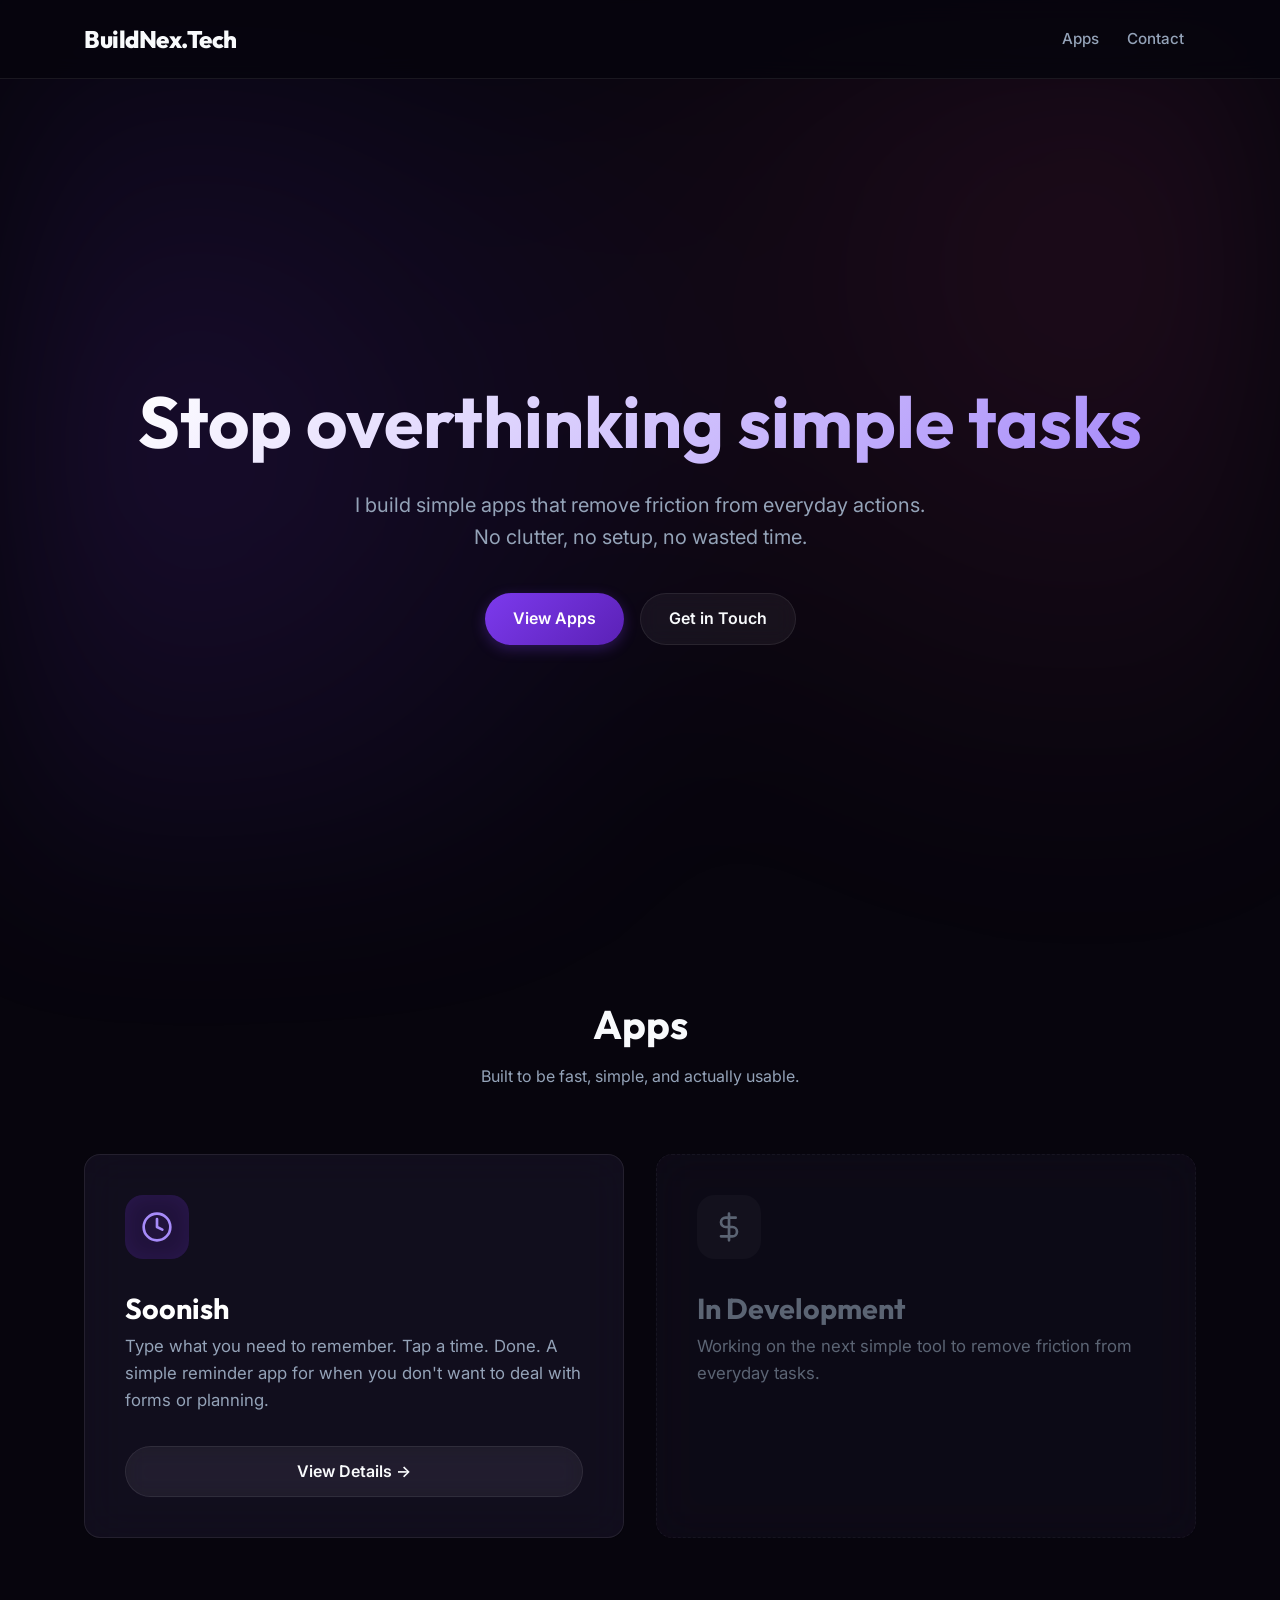
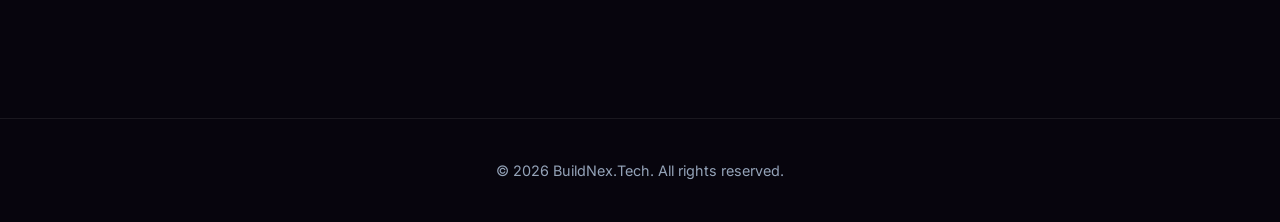
<file: index.html>
<!DOCTYPE html>
<html lang="en">

<head>
    <meta charset="UTF-8">
    <meta name="viewport" content="width=device-width, initial-scale=1.0">
    <meta name="description" content="BuildNex.Tech - Simple, fast apps that remove friction from everyday tasks.">
    <title>BuildNex.Tech | Simple Apps That Just Work</title>
    <link rel="stylesheet" href="styles.css">
</head>

<body>
    <div class="bg-gradient-spots"></div>

    <nav class="navbar">
        <div class="container">
            <a href="/" class="logo">BuildNex.Tech</a>
            <!-- Hamburger button (mobile only) -->
            <button class="nav-toggle" aria-label="Toggle navigation" aria-expanded="false">
                <span></span>
                <span></span>
                <span></span>
            </button>
            <div class="nav-links">
                <a href="#apps">Apps</a>
                <a href="mailto:info@buildnex.tech">Contact</a>
            </div>
        </div>
    </nav>

    <section class="hero">
        <div class="container flex-col items-center" style="text-align: center;">
            <div class="reveal">
                <h1 class="font-display text-gradient" style="margin-bottom: 1.5rem; margin-top: 4rem;">
                    Stop overthinking simple tasks
                </h1>
                <p>
                    I build simple apps that remove friction from everyday actions.
                    No clutter, no setup, no wasted time.
                </p>
                <div class="flex gap-4 justify-center">
                    <a href="#apps" class="btn btn-primary">View Apps</a>
                    <a href="mailto:info@buildnex.tech" class="btn btn-secondary">Get in Touch</a>
                </div>
            </div>
        </div>
    </section>

    <section id="apps" class="section">
        <div class="container">
            <div class="reveal" style="text-align: center; margin-bottom: 4rem;">
                <h2 class="font-display">Apps</h2>
                <p style="color: var(--text-muted); margin-top: 1rem;">
                    Built to be fast, simple, and actually usable.
                </p>
            </div>

            <div style="display: grid; grid-template-columns: repeat(auto-fit, minmax(300px, 1fr)); gap: 2rem;">

                <!-- Soonish App Card -->
                <div class="card reveal delay-100 flex-col" style="min-height: 380px;">
                    <div style="background: rgba(124, 58, 237, 0.15); width: 64px; height: 64px; border-radius: 18px; margin-bottom: 2rem; display: flex; align-items: center; justify-content: center; box-shadow: inset 0 0 20px rgba(124, 58, 237, 0.1);">
                        <svg width="32" height="32" viewBox="0 0 24 24" fill="none" stroke="var(--primary-light)"
                            stroke-width="2" stroke-linecap="round" stroke-linejoin="round">
                            <circle cx="12" cy="12" r="10"></circle>
                            <polyline points="12 6 12 12 16 14"></polyline>
                        </svg>
                    </div>

                    <h3 style="margin-bottom: 0.5rem; color: #fff;">Soonish</h3>

                    <p style="color: var(--text-muted); margin-bottom: 2rem; flex-grow: 1; font-size: 1.05rem;">
                        Type what you need to remember. Tap a time. Done.
                        A simple reminder app for when you don't want to deal with forms or planning.
                    </p>

                    <a href="soonish.html" class="btn btn-secondary" style="width: 100%;">
                        View Details →
                    </a>
                </div>

                <!-- Future App Card -->
                <div class="card reveal delay-200 flex-col"
                    style="opacity: 0.6; border-style: dashed; min-height: 380px;">
                    <div style="background: rgba(255, 255, 255, 0.05); width: 64px; height: 64px; border-radius: 18px; margin-bottom: 2rem; display: flex; align-items: center; justify-content: center;">
                        <svg width="32" height="32" viewBox="0 0 24 24" fill="none" stroke="var(--text-muted)"
                            stroke-width="2" stroke-linecap="round" stroke-linejoin="round">
                            <path d="M12 2v20M17 5H9.5a3.5 3.5 0 0 0 0 7h5a3.5 3.5 0 0 1 0 7H6"></path>
                        </svg>
                    </div>

                    <h3 style="margin-bottom: 0.5rem; color: var(--text-muted);">In Development</h3>

                    <p style="color: var(--text-muted); margin-bottom: 2rem; flex-grow: 1; font-size: 1.05rem;">
                        Working on the next simple tool to remove friction from everyday tasks.
                    </p>
                </div>

            </div>
        </div>
    </section>

    <footer>
        <div class="container">
            <p>&copy; 2026 BuildNex.Tech. All rights reserved.</p>
        </div>
    </footer>

    <script src="script.js"></script>
</body>

</html>
</file>
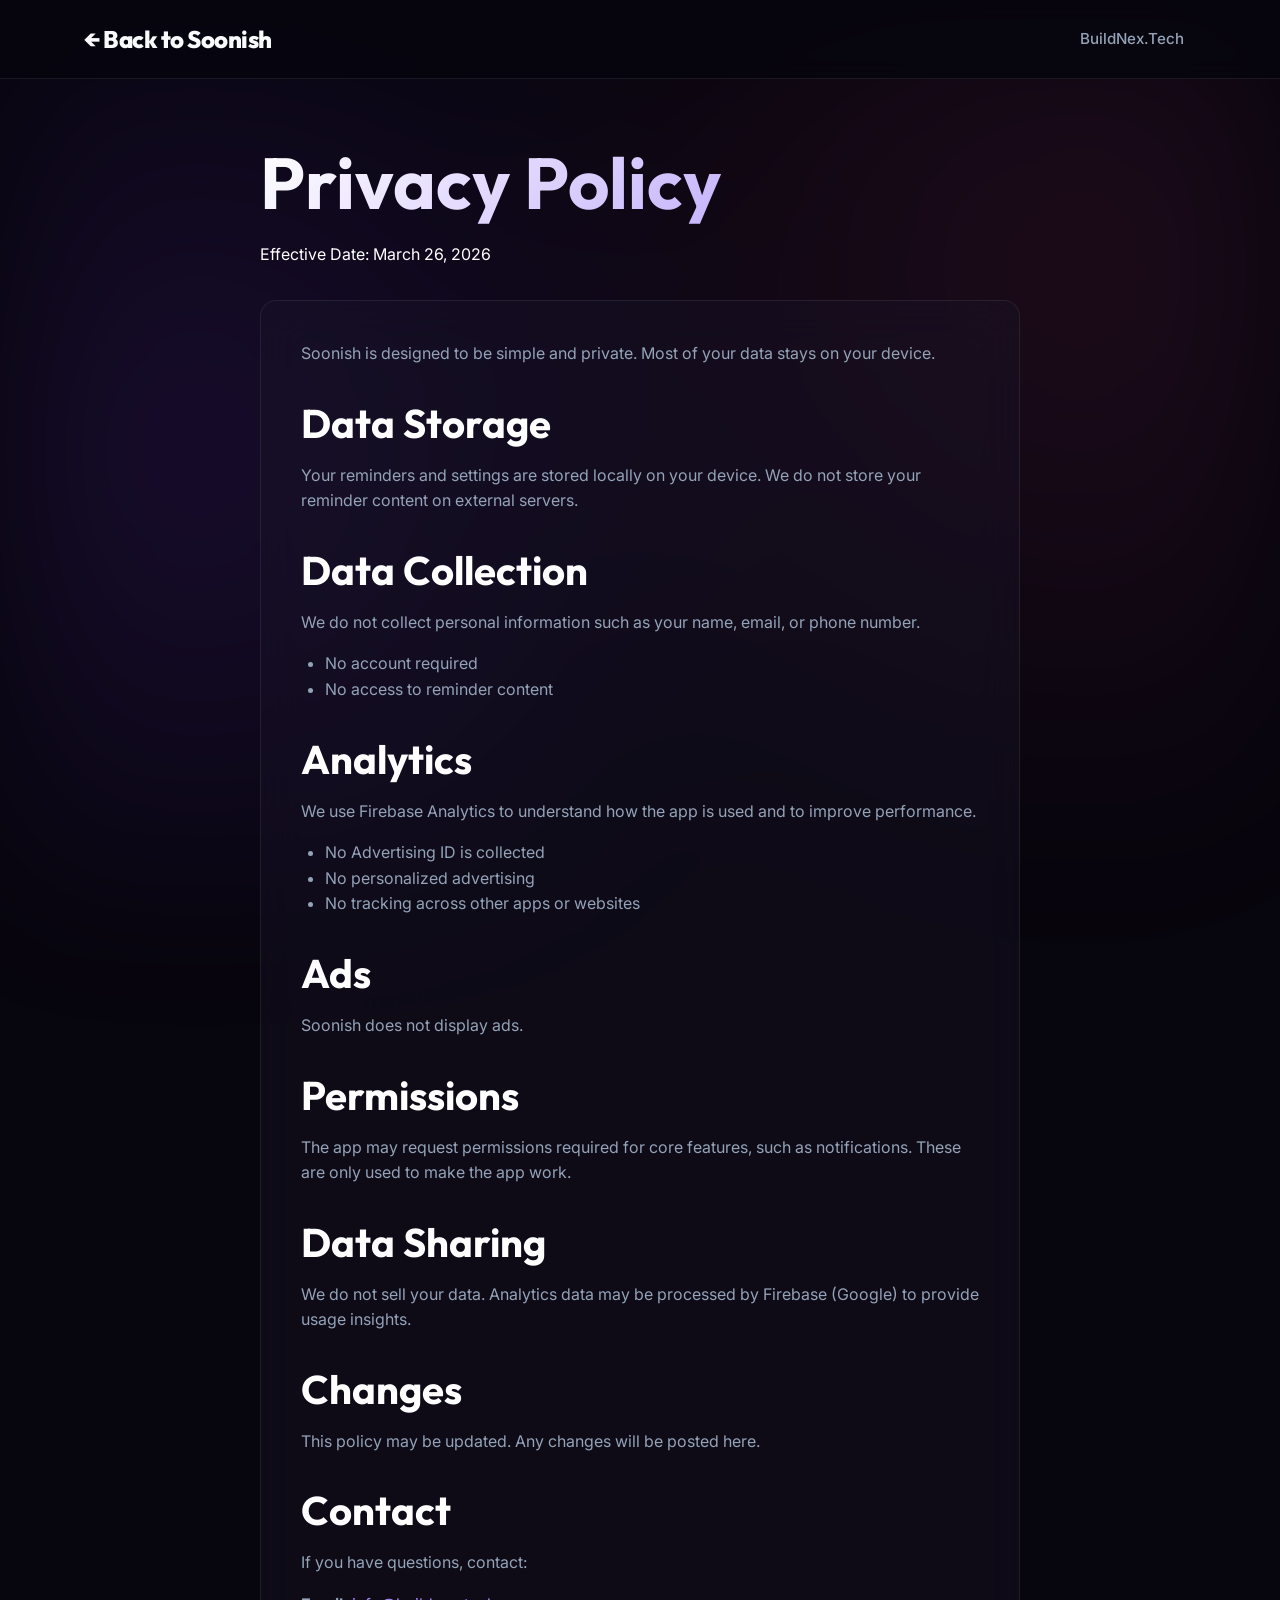
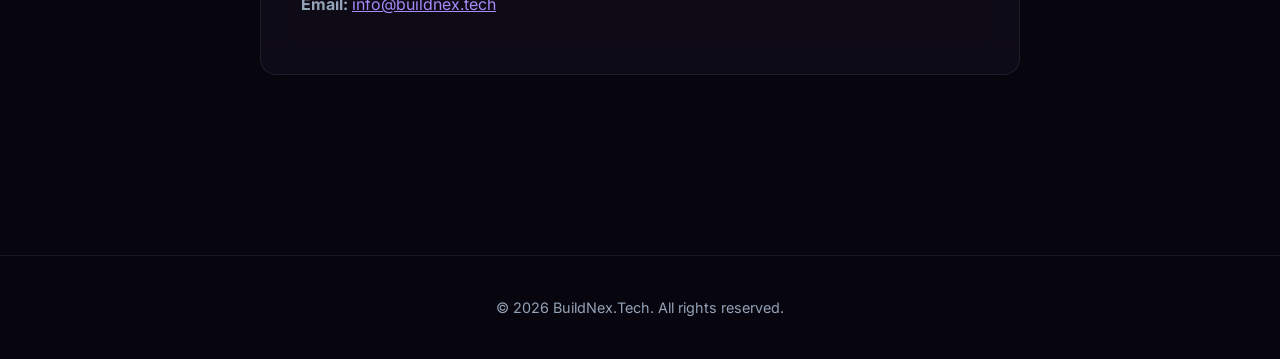
<file: soonish-privacy.html>
<!DOCTYPE html>
<html lang="en">

<head>
    <meta charset="UTF-8">
    <meta name="viewport" content="width=device-width, initial-scale=1.0">
    <meta name="description" content="Privacy Policy for Soonish App.">
    <title>Privacy Policy - Soonish</title>
    <link rel="stylesheet" href="styles.css">
</head>

<body>
    <div class="bg-gradient-spots"></div>

    <nav class="navbar">
        <div class="container">
            <a href="soonish.html" class="logo">← Back to Soonish</a>
            <button class="nav-toggle" aria-label="Toggle navigation" aria-expanded="false">
                <span></span>
                <span></span>
                <span></span>
            </button>
            <div class="nav-links">
                <a href="index.html">BuildNex.Tech</a>
            </div>
        </div>
    </nav>

    <section class="section" style="padding-top: 140px;">
        <div class="container privacy-content">
            <div class="reveal">
                <h1 class="font-display text-gradient" style="margin-bottom: 1rem;">Privacy Policy</h1>

                <p style="color: #fff;">Effective Date: March 26, 2026</p>

                <div class="card" style="margin-top: 2rem; padding: 40px; background: rgba(25, 20, 40, 0.4);">

                    <p>
                        Soonish is designed to be simple and private. Most of your data stays on your device.
                    </p>

                    <h2>Data Storage</h2>
                    <p>
                        Your reminders and settings are stored locally on your device. We do not store your reminder
                        content on external servers.
                    </p>

                    <h2>Data Collection</h2>
                    <p>
                        We do not collect personal information such as your name, email, or phone number.
                    </p>
                    <ul>
                        <li>No account required</li>
                        <li>No access to reminder content</li>
                    </ul>

                    <h2>Analytics</h2>
                    <p>
                        We use Firebase Analytics to understand how the app is used and to improve performance.
                    </p>
                    <ul>
                        <li>No Advertising ID is collected</li>
                        <li>No personalized advertising</li>
                        <li>No tracking across other apps or websites</li>
                    </ul>

                    <h2>Ads</h2>
                    <p>Soonish does not display ads.</p>

                    <h2>Permissions</h2>
                    <p>
                        The app may request permissions required for core features, such as notifications. These are
                        only used to make the app work.
                    </p>

                    <h2>Data Sharing</h2>
                    <p>
                        We do not sell your data. Analytics data may be processed by Firebase (Google) to provide usage
                        insights.
                    </p>

                    <h2>Changes</h2>
                    <p>This policy may be updated. Any changes will be posted here.</p>

                    <h2>Contact</h2>
                    <p>If you have questions, contact:</p>
                    <p>
                        <strong>Email:</strong>
                        <a href="mailto:info@buildnex.tech" style="color: var(--primary-light);">
                            info@buildnex.tech
                        </a>
                    </p>

                </div>
            </div>
        </div>
    </section>

    <footer>
        <div class="container">
            <p>&copy; 2026 BuildNex.Tech. All rights reserved.</p>
        </div>
    </footer>

    <script src="script.js"></script>
</body>

</html>
</file>
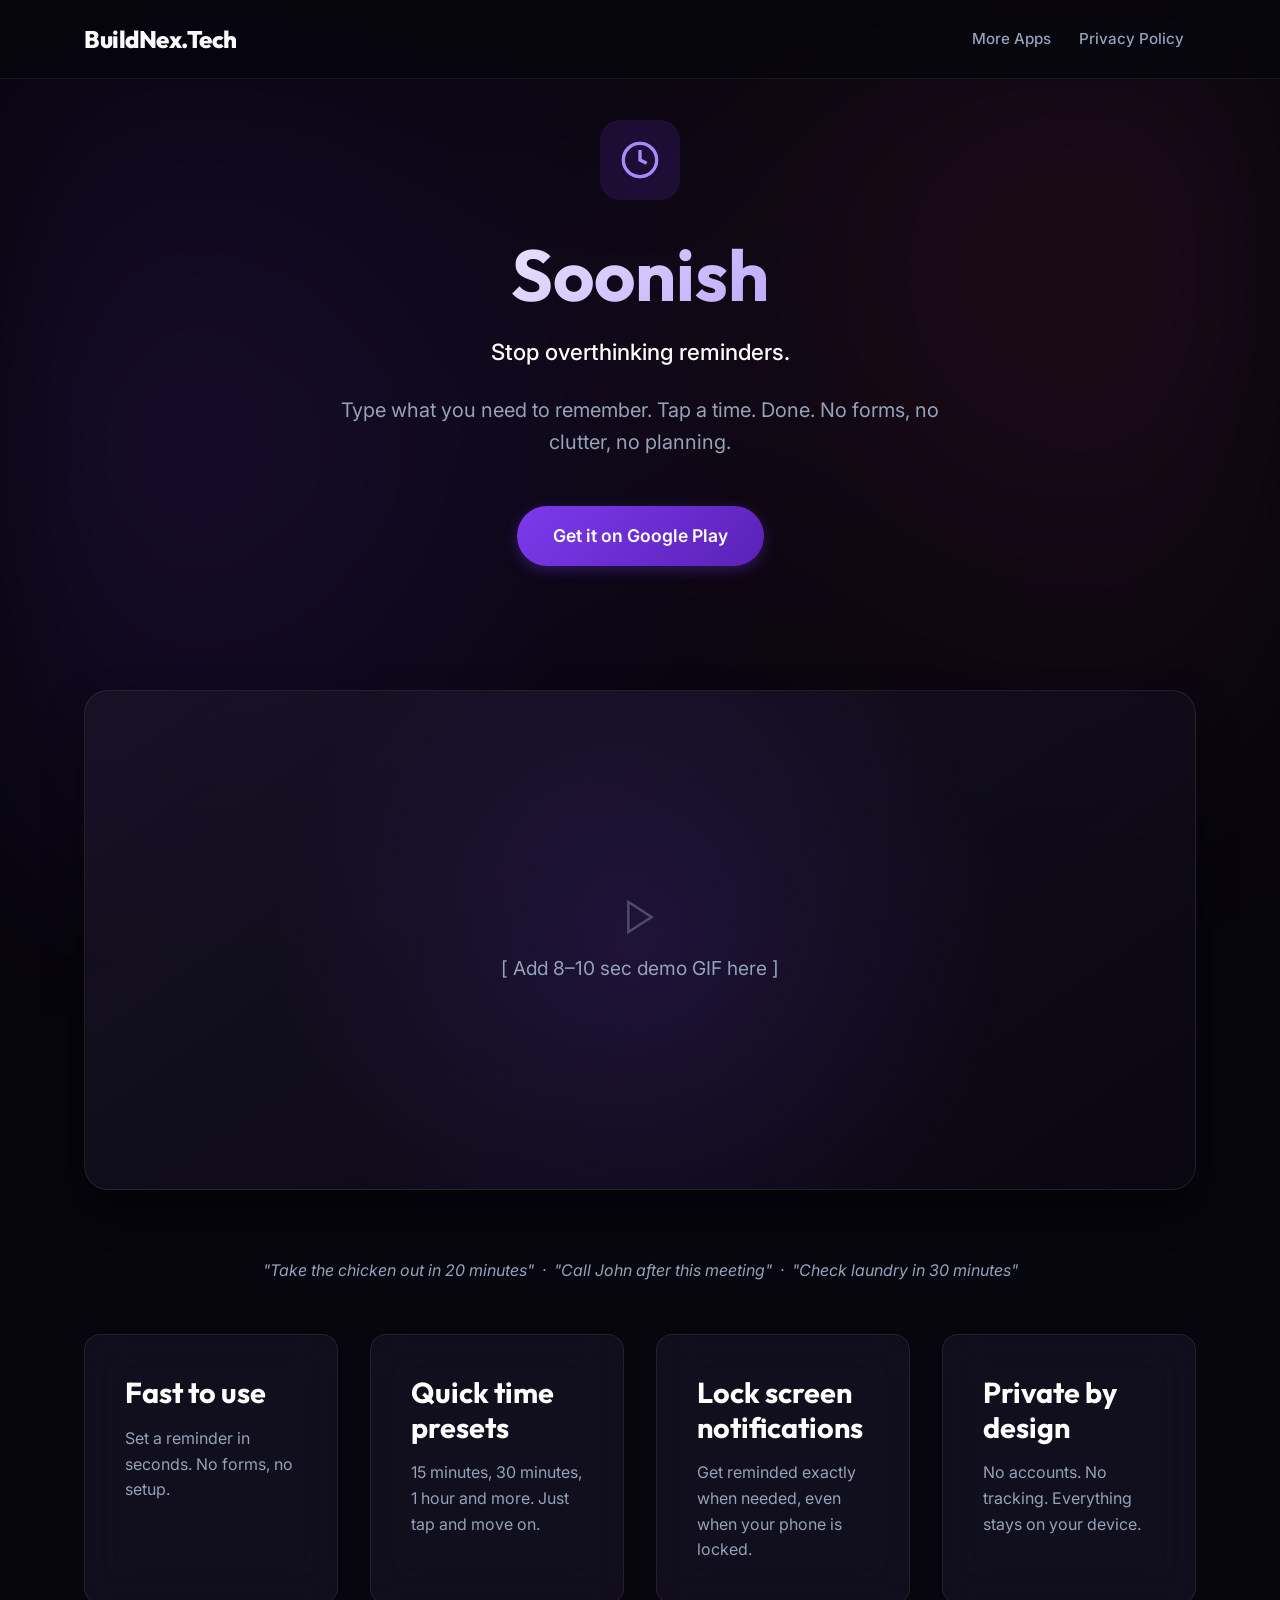
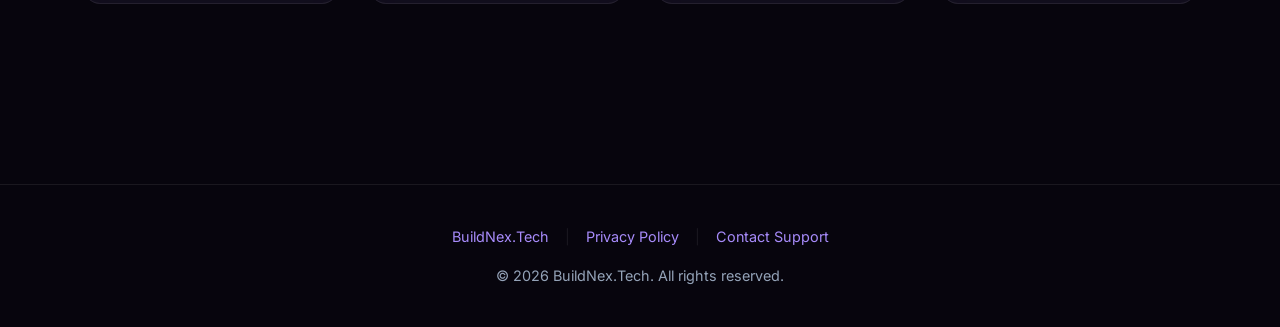
<file: soonish.html>
<!DOCTYPE html>
<html lang="en">

<head>
    <meta charset="UTF-8">
    <meta name="viewport" content="width=device-width, initial-scale=1.0">
    <meta name="description" content="Soonish - Simple reminders without the friction. Type it, tap a time, done.">
    <title>Soonish | By BuildNex.Tech</title>
    <link rel="stylesheet" href="styles.css">
</head>

<body>
    <div class="bg-gradient-spots"></div>

    <nav class="navbar">
        <div class="container">
            <a href="index.html" class="logo">BuildNex.Tech</a>
            <!-- Hamburger button (mobile only) -->
            <button class="nav-toggle" aria-label="Toggle navigation" aria-expanded="false">
                <span></span>
                <span></span>
                <span></span>
            </button>
            <div class="nav-links">
                <a href="index.html#apps">More Apps</a>
                <a href="soonish-privacy.html">Privacy Policy</a>
            </div>
        </div>
    </nav>

    <section class="hero" style="min-height: auto; padding-bottom: 40px;">
        <div class="container flex-col items-center" style="text-align: center;">
            <div class="reveal">
                <div style="background: rgba(124, 58, 237, 0.15); width: 80px; height: 80px; border-radius: 20px; margin: 0 auto 2rem; display: flex; align-items: center; justify-content: center;">
                    <svg width="40" height="40" viewBox="0 0 24 24" fill="none" stroke="var(--primary-light)"
                        stroke-width="2">
                        <circle cx="12" cy="12" r="10"></circle>
                        <polyline points="12 6 12 12 16 14"></polyline>
                    </svg>
                </div>

                <h1 class="font-display text-gradient" style="margin-bottom: 1rem;">Soonish</h1>

                <p style="font-size: clamp(1.1rem, 3vw, 1.4rem); color: #fff; max-width: 800px; margin: 0 auto 1.5rem; font-weight: 500;">
                    Stop overthinking reminders.
                </p>

                <p style="margin: 0 auto 3rem; max-width: 600px;">
                    Type what you need to remember. Tap a time. Done.
                    No forms, no clutter, no planning.
                </p>

                <a href="#" class="btn btn-primary" style="font-size: 1.1rem; padding: 16px 36px;">
                    Get it on Google Play
                </a>
            </div>
        </div>
    </section>

    <section class="section" style="padding-top: 20px;">
        <div class="container">

            <div class="reveal delay-100">
                <div class="demo-placeholder">
                    <div class="demo-text">
                        <svg width="40" height="40" viewBox="0 0 24 24" fill="none" stroke="currentColor" stroke-width="1.5" opacity="0.4">
                            <polygon points="5 3 19 12 5 21 5 3"></polygon>
                        </svg>
                        <span>[ Add 8–10 sec demo GIF here ]</span>
                    </div>
                </div>
            </div>

            <!-- Real-life examples -->
            <div class="reveal delay-150" style="text-align: center; margin-top: 2rem;">
                <p style="color: var(--text-muted); font-style: italic; line-height: 2;">
                    "Take the chicken out in 20 minutes" &nbsp;·&nbsp;
                    "Call John after this meeting" &nbsp;·&nbsp;
                    "Check laundry in 30 minutes"
                </p>
            </div>

            <div class="feature-grid">

                <div class="card reveal delay-200">
                    <h3 style="margin-bottom: 1rem; color: #fff;">Fast to use</h3>
                    <p style="color: var(--text-muted);">
                        Set a reminder in seconds. No forms, no setup.
                    </p>
                </div>

                <div class="card reveal delay-300">
                    <h3 style="margin-bottom: 1rem; color: #fff;">Quick time presets</h3>
                    <p style="color: var(--text-muted);">
                        15 minutes, 30 minutes, 1 hour and more. Just tap and move on.
                    </p>
                </div>

                <div class="card reveal delay-400">
                    <h3 style="margin-bottom: 1rem; color: #fff;">Lock screen notifications</h3>
                    <p style="color: var(--text-muted);">
                        Get reminded exactly when needed, even when your phone is locked.
                    </p>
                </div>

                <div class="card reveal delay-500">
                    <h3 style="margin-bottom: 1rem; color: #fff;">Private by design</h3>
                    <p style="color: var(--text-muted);">
                        No accounts. No tracking. Everything stays on your device.
                    </p>
                </div>

            </div>
        </div>
    </section>

    <footer>
        <div class="container">
            <div class="flex flex-col items-center gap-4">
                <div class="flex gap-4" style="flex-wrap: wrap; justify-content: center;">
                    <a href="index.html">BuildNex.Tech</a>
                    <span style="color: var(--border-color);">|</span>
                    <a href="soonish-privacy.html">Privacy Policy</a>
                    <span style="color: var(--border-color);">|</span>
                    <a href="mailto:info@buildnex.tech">Contact Support</a>
                </div>
                <p>&copy; 2026 BuildNex.Tech. All rights reserved.</p>
            </div>
        </div>
    </footer>

    <script src="script.js"></script>
</body>

</html>
</file>
<file: styles.css>
@import url('https://fonts.googleapis.com/css2?family=Inter:wght@300;400;500;600&family=Outfit:wght@400;500;700;800&display=swap');

:root {
  --bg-color: #07050d;
  --surface-main: #130f1e;
  --surface-hover: #1e182e;
  --surface-card: rgba(25, 20, 40, 0.6);
  --primary: #7c3aed;
  --primary-light: #a78bfa;
  --secondary: #ec4899;
  --text-main: #f8fafc;
  --text-muted: #94a3b8;
  --border-color: rgba(255, 255, 255, 0.08);
  --border-glow: rgba(124, 58, 237, 0.3);

  --font-sans: 'Inter', sans-serif;
  --font-display: 'Outfit', sans-serif;

  --transition-fast: 0.2s ease;
  --transition-normal: 0.3s cubic-bezier(0.4, 0, 0.2, 1);
  --border-radius: 16px;
}

/* ========================
   Reset & Base
======================== */
*, *::before, *::after {
  margin: 0;
  padding: 0;
  box-sizing: border-box;
}

html {
  scroll-behavior: smooth;
  /* Prevent font size inflation on mobile */
  -webkit-text-size-adjust: 100%;
}

body {
  font-family: var(--font-sans);
  background-color: var(--bg-color);
  color: var(--text-main);
  line-height: 1.6;
  overflow-x: hidden;
  -webkit-font-smoothing: antialiased;
}

/* ========================
   Background Gradient
======================== */
.bg-gradient-spots {
  position: fixed;
  top: 0;
  left: 0;
  width: 100vw;
  height: 100vh;
  z-index: -1;
  pointer-events: none;
  background:
    radial-gradient(circle at 15% 50%, rgba(124, 58, 237, 0.15) 0%, transparent 50%),
    radial-gradient(circle at 85% 30%, rgba(236, 72, 153, 0.1) 0%, transparent 50%);
  filter: blur(80px);
}

/* ========================
   Typography
======================== */
h1, h2, h3, h4,
.font-display {
  font-family: var(--font-display);
  font-weight: 700;
  line-height: 1.2;
}

/* Fluid type scale — no duplicate overrides needed later */
h1 { font-size: clamp(2.2rem, 6vw, 4.5rem); }
h2 { font-size: clamp(1.6rem, 3.5vw, 2.5rem); }
h3 { font-size: clamp(1.2rem, 2.5vw, 1.8rem); }

.text-gradient {
  background: linear-gradient(135deg, #fff 0%, #a78bfa 100%);
  -webkit-background-clip: text;
  -webkit-text-fill-color: transparent;
  background-clip: text;
}

.text-gradient-alt {
  background: linear-gradient(135deg, #a78bfa 0%, #ec4899 100%);
  -webkit-background-clip: text;
  -webkit-text-fill-color: transparent;
  background-clip: text;
}

/* ========================
   Layout Utilities
======================== */
.container {
  width: 90%;
  max-width: 1200px;
  margin: 0 auto;
  padding: 0 20px;
}

.section {
  padding: 100px 0;
}

.flex        { display: flex; }
.flex-col    { display: flex; flex-direction: column; }
.items-center   { align-items: center; }
.justify-center { justify-content: center; }
.justify-between { justify-content: space-between; }
.gap-4  { gap: 1rem; }
.gap-8  { gap: 2rem; }

/* ========================
   Navbar
======================== */
.navbar {
  position: fixed;
  top: 0;
  width: 100%;
  padding: 20px 0;
  z-index: 1000;
  background: rgba(7, 5, 13, 0.85);
  backdrop-filter: blur(12px);
  -webkit-backdrop-filter: blur(12px);
  border-bottom: 1px solid var(--border-color);
  transition: var(--transition-normal);
}

.navbar .container {
  display: flex;
  align-items: center;
  justify-content: space-between;
}

.navbar .logo {
  font-family: var(--font-display);
  font-weight: 800;
  font-size: clamp(1.1rem, 3vw, 1.5rem);
  color: var(--text-main);
  text-decoration: none;
  letter-spacing: -0.5px;
  /* Prevent logo being squashed by nav links */
  flex-shrink: 0;
}

.nav-links {
  display: flex;
  align-items: center;
  gap: 0.25rem;
}

.nav-links a {
  color: var(--text-muted);
  text-decoration: none;
  font-weight: 500;
  transition: var(--transition-fast);
  font-size: 0.95rem;
  padding: 0.4rem 0.75rem;
  border-radius: 8px;
}

.nav-links a:hover {
  color: var(--text-main);
  background: rgba(255,255,255,0.05);
}

/* Hamburger — hidden by default */
.nav-toggle {
  display: none;
  flex-direction: column;
  gap: 5px;
  background: none;
  border: none;
  cursor: pointer;
  padding: 4px;
  /* Ensure it doesn't inherit text color weirdness */
  color: var(--text-main);
}

.nav-toggle span {
  display: block;
  width: 22px;
  height: 2px;
  background: var(--text-main);
  border-radius: 2px;
  transition: var(--transition-normal);
}

/* Animated hamburger when open */
.nav-toggle.open span:nth-child(1) {
  transform: translateY(7px) rotate(45deg);
}
.nav-toggle.open span:nth-child(2) {
  opacity: 0;
  transform: scaleX(0);
}
.nav-toggle.open span:nth-child(3) {
  transform: translateY(-7px) rotate(-45deg);
}

/* ========================
   Buttons
======================== */
.btn {
  display: inline-flex;
  align-items: center;
  justify-content: center;
  padding: 12px 28px;
  border-radius: 999px;
  font-weight: 600;
  font-family: var(--font-sans);
  text-decoration: none;
  cursor: pointer;
  transition: var(--transition-normal);
  border: none;
  font-size: 1rem;
  /* Prevent tiny tap targets on mobile */
  min-height: 48px;
  white-space: nowrap;
}

.btn-primary {
  background: linear-gradient(135deg, var(--primary) 0%, #5b21b6 100%);
  color: white;
  box-shadow: 0 4px 14px rgba(124, 58, 237, 0.3);
}

.btn-primary:hover {
  transform: translateY(-2px);
  box-shadow: 0 6px 20px rgba(124, 58, 237, 0.5);
  background: linear-gradient(135deg, #8b5cf6 0%, var(--primary) 100%);
}

.btn-secondary {
  background: rgba(255, 255, 255, 0.05);
  color: var(--text-main);
  border: 1px solid var(--border-color);
  backdrop-filter: blur(10px);
  -webkit-backdrop-filter: blur(10px);
}

.btn-secondary:hover {
  background: rgba(255, 255, 255, 0.1);
  border-color: rgba(255, 255, 255, 0.2);
  transform: translateY(-2px);
}

/* ========================
   Glass Cards
======================== */
.card {
  background: var(--surface-card);
  backdrop-filter: blur(20px);
  -webkit-backdrop-filter: blur(20px);
  border: 1px solid var(--border-color);
  border-radius: var(--border-radius);
  padding: 40px;
  transition: var(--transition-normal);
  position: relative;
  overflow: hidden;
}

.card::before {
  content: '';
  position: absolute;
  top: 0;
  left: 0;
  right: 0;
  height: 1px;
  background: linear-gradient(90deg, transparent, rgba(255, 255, 255, 0.1), transparent);
  opacity: 0;
  transition: var(--transition-normal);
}

.card:hover {
  transform: translateY(-5px);
  border-color: var(--border-glow);
  box-shadow: 0 10px 40px -10px rgba(124, 58, 237, 0.2);
}

.card:hover::before {
  opacity: 1;
}

/* ========================
   Scroll Reveal Animations
======================== */
.reveal {
  opacity: 0;
  transform: translateY(30px);
  transition: opacity 0.8s cubic-bezier(0.5, 0, 0, 1),
              transform 0.8s cubic-bezier(0.5, 0, 0, 1);
}

.reveal.active {
  opacity: 1;
  transform: translateY(0);
}

.delay-100 { transition-delay: 100ms; }
.delay-150 { transition-delay: 150ms; }
.delay-200 { transition-delay: 200ms; }
.delay-300 { transition-delay: 300ms; }
.delay-400 { transition-delay: 400ms; }
.delay-500 { transition-delay: 500ms; }

/* ========================
   Hero
======================== */
.hero {
  min-height: 100vh;
  display: flex;
  align-items: center;
  position: relative;
  /* Room for fixed navbar */
  padding: 120px 0 60px;
}

.hero p {
  color: var(--text-muted);
  font-size: clamp(1rem, 2.5vw, 1.25rem);
  max-width: 600px;
  margin: 1.5rem auto 2.5rem;
}

/* ========================
   Demo Placeholder (Soonish)
======================== */
.demo-placeholder {
  width: 100%;
  height: clamp(280px, 40vw, 500px);
  background: linear-gradient(145deg, rgba(25, 20, 40, 0.8), rgba(12, 10, 20, 0.6));
  border-radius: 24px;
  border: 1px solid var(--border-color);
  display: flex;
  align-items: center;
  justify-content: center;
  box-shadow: 0 20px 40px rgba(0, 0, 0, 0.4);
  margin: 4rem auto;
  position: relative;
  overflow: hidden;
}

.demo-placeholder::after {
  content: '';
  position: absolute;
  inset: 0;
  background: radial-gradient(circle at center, rgba(124, 58, 237, 0.15) 0%, transparent 60%);
}

.demo-text {
  color: var(--text-muted);
  font-size: 1.2rem;
  display: flex;
  flex-direction: column;
  align-items: center;
  gap: 1rem;
  z-index: 1;
}

/* ========================
   Feature Grid (Soonish)
======================== */
.feature-grid {
  display: grid;
  grid-template-columns: repeat(auto-fit, minmax(240px, 1fr));
  gap: 2rem;
  margin-top: 3rem;
}

/* ========================
   Footer
======================== */
footer {
  border-top: 1px solid var(--border-color);
  padding: 40px 0;
  text-align: center;
  color: var(--text-muted);
  font-size: 0.9rem;
  margin-top: 80px;
}

footer a {
  color: var(--primary-light);
  text-decoration: none;
  transition: var(--transition-fast);
}

footer a:hover {
  color: white;
  text-decoration: underline;
}

/* ========================
   Privacy Content
======================== */
.privacy-content {
  max-width: 800px;
  margin: 0 auto;
  color: var(--text-muted);
}

.privacy-content h2 {
  color: #fff;
  margin: 2rem 0 1rem;
}

.privacy-content p {
  margin-bottom: 1rem;
}

.privacy-content ul {
  margin-left: 1.5rem;
  margin-bottom: 1.5rem;
}

/* ========================
   RESPONSIVE — Mobile
======================== */
@media (max-width: 768px) {

  /* Navbar: show hamburger, collapse links */
  .nav-toggle {
    display: flex;
  }

  .nav-links {
    display: none;
    position: absolute;
    top: 100%;
    left: 0;
    right: 0;
    flex-direction: column;
    align-items: flex-start;
    gap: 0;
    background: rgba(7, 5, 13, 0.97);
    backdrop-filter: blur(16px);
    -webkit-backdrop-filter: blur(16px);
    border-bottom: 1px solid var(--border-color);
    padding: 0.5rem 0;
  }

  .nav-links.open {
    display: flex;
  }

  .nav-links a {
    width: 100%;
    padding: 0.85rem 1.5rem;
    margin: 0;
    border-radius: 0;
    font-size: 1rem;
    border-bottom: 1px solid var(--border-color);
  }

  .nav-links a:last-child {
    border-bottom: none;
  }

  /* Hero buttons stack vertically */
  .hero .flex.gap-4 {
    flex-direction: column;
    align-items: center;
    width: 100%;
  }

  .hero .flex.gap-4 .btn {
    width: 100%;
    max-width: 340px;
  }

  /* Section spacing */
  .section {
    padding: 60px 0;
  }

  /* Card padding */
  .card {
    padding: 24px 20px;
  }

  /* Footer links wrap properly */
  footer .flex.gap-4 {
    flex-wrap: wrap;
    justify-content: center;
    gap: 0.5rem;
  }

  footer {
    padding: 30px 0;
    font-size: 0.8rem;
    margin-top: 40px;
  }
}

/* ========================
   RESPONSIVE — Small phones
======================== */
@media (max-width: 480px) {
  .container {
    padding: 0 16px;
  }

  /* App card grid forces single column */
  .feature-grid {
    grid-template-columns: 1fr;
    gap: 1.25rem;
  }

  .demo-placeholder {
    margin: 2rem auto;
    border-radius: 16px;
  }

  .card {
    padding: 20px 16px;
  }
}
</file>
